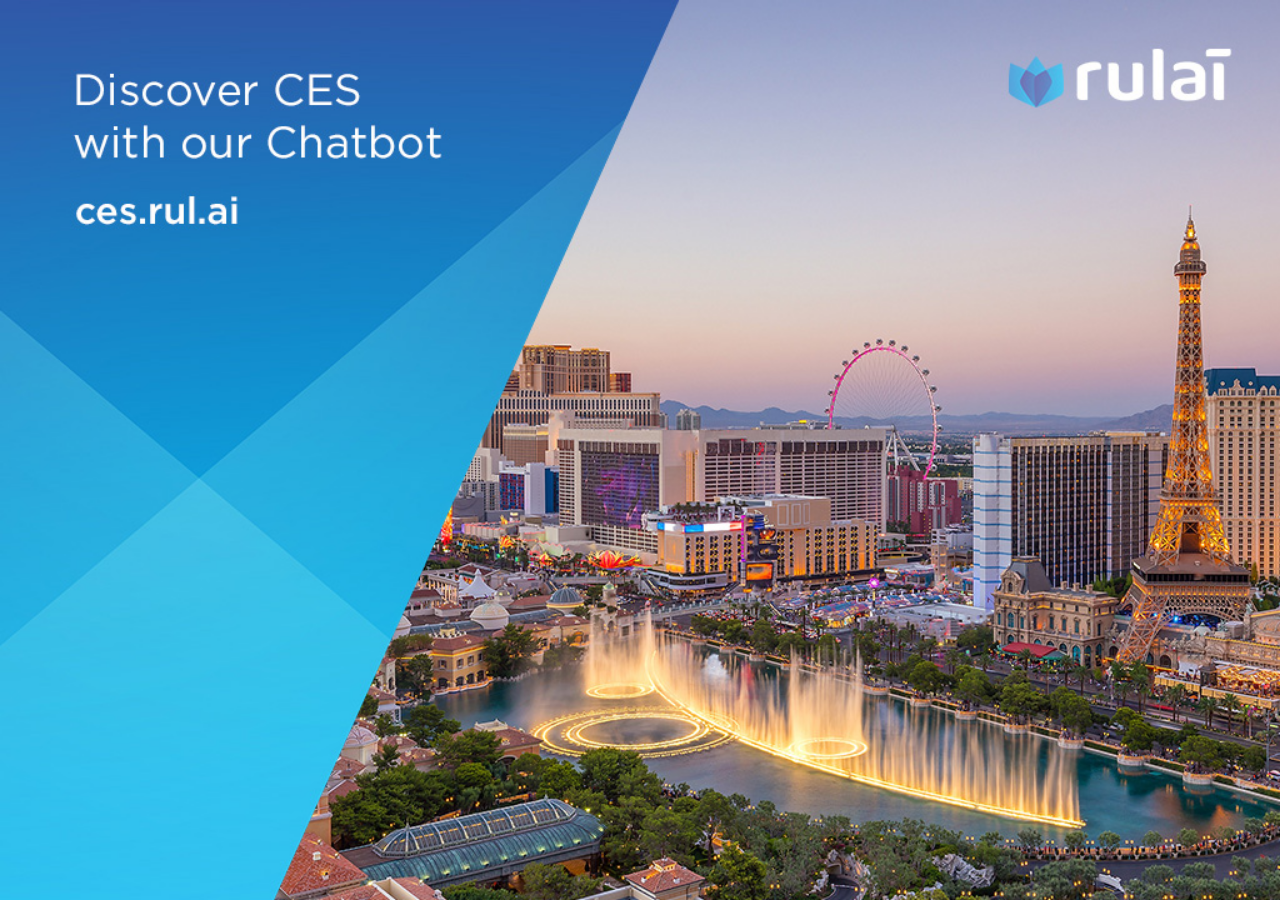
<file: ces/index.html>
<html>
  <head>
    <title>CES 2019 Chatbot Powered by Rulai</title>
    <meta name="viewport" content="width=device-width, initial-scale=1.0"/>
    <script src="https://cdnjs.cloudflare.com/ajax/libs/jquery/3.3.1/jquery.min.js"></script>
    <script>
      function getChatWidgetCode (webRoot, orgId, botId, options, customScript) {
        if (!options) {
          options = 'null'
        } else {
          options = JSON.stringify(options)
        }
        if (!customScript || customScript === undefined) {
          customScript = 'w'
        }
      
        var script = '<sc' + 'ript src="' + webRoot + customScript + '.js"></scri' + 'pt>' +
          '<scri' + 'pt type="text/javascript">_widget("' + webRoot + '", "' + orgId + '", "' + botId +
          '", "0px", "0px", "32454c", "289dd2", ' + options + ')</scr' + 'ipt>'
        console.log('add_web_widget ' + script)
        return script
      }
      
      function addChatWidget (webRoot, orgId, botId, options, customScript) {
        if (customScript === undefined) {
          customScript = null
        }
      
        var storageKey = 'widgetCustomScript_' + orgId
      
        if (localStorage && localStorage[storageKey]) {
          customScript = localStorage[storageKey]
        }
      
        // eslint-disable-next-line
        if (typeof (_Rulai_widget) === 'undefined') {
          var script = getChatWidgetCode(webRoot, orgId, botId, options, customScript)
          var scriptParts = script.split('</sc' + 'ript>')
          var script1 = scriptParts[0] + '</scr' + 'ipt>'
          var script2 = scriptParts[1] + '</scr' + 'ipt>'
          $('body').append(script1)
          var delayedFunc = function () {
            if (window._widget === undefined) {
              setTimeout(delayedFunc, 100)
              return
            }
            $('body').append(script2)
          }
          delayedFunc()
        } else {
          $('#iframe_window').remove()
          $('#widget').remove()
          $('#iframe_banner').remove()
          $('#widget_banner').remove()
          /* important, must deep clean before re-init */
      
          if (window._rulai_widget) {
            Object.keys(window._rulai_widget).forEach(function (key) { delete window._rulai_widget[key] })
            window._rulai_widget = undefined
          //   delete window._rulai_widget
          }
      
          // if (window._widget) {
          //   Object.keys(window._widget).forEach(function (key) { delete window._widget[key] })
          //   window._widget = undefined
          // //   delete window._widget
          // }
      
          if (window._widgetload) {
            Object.keys(window._widgetLoad).forEach(function (key) { delete window._widgetLoad[key] })
            window._widgetLoad = undefined
          //   delete window._widgetLoad
          }
      
          var scriptAppend = getChatWidgetCode(webRoot, orgId, botId, options, customScript)
          $('body').append(scriptAppend)
        }
      }
      
      function showChatWindow () {
        if (window._rulai_widget) {
          window._rulai_widget.restartSession = true
          sessionStorage.removeItem('_rulai_widget_session_id')
          window._rulai_widget.showIframe()
        } else {
          setTimeout(function () {
            showChatWindow()
          }, 300)
        }
      }
      
      function loadChatWidget ( orgId, botId, variables) {
        var variableList = []
        for (var name in variables) {
          if (typeof variables[name] === 'object') {
            variableList.push({name: name, value: JSON.stringify(variables[name])})
          } else {
            variableList.push({name: name, value: variables[name]})
          }
        }
        addChatWidget(
          'https://console.rul.ai/',
          botId,
          orgId,
          {
            isOngoingSession: false,
            console: false,
            slot: {
              variables: variableList}})
        showChatWindow()
      }
      $(function () {
        loadChatWidget('4b64d10af5fa4f55b4084f10296491fd', '11c9df37bb7141ebb4b4dcff801691be', {})
      })
      </script>

      <!-- Global site tag (gtag.js) - Google Analytics -->
<script async src="https://www.googletagmanager.com/gtag/js?id=UA-123600524-2"></script>
<script>
  window.dataLayer = window.dataLayer || [];
  function gtag(){dataLayer.push(arguments);}
  gtag('js', new Date());

  gtag('config', 'UA-123600524-2');
</script>

      <style>
        body{
          background-image: url(images/background.jpg);
          background-repeat: no-repeat;
          background-size: cover;
        }
      </style>
  </head>
  <body>
  </body>
</html>
</file>
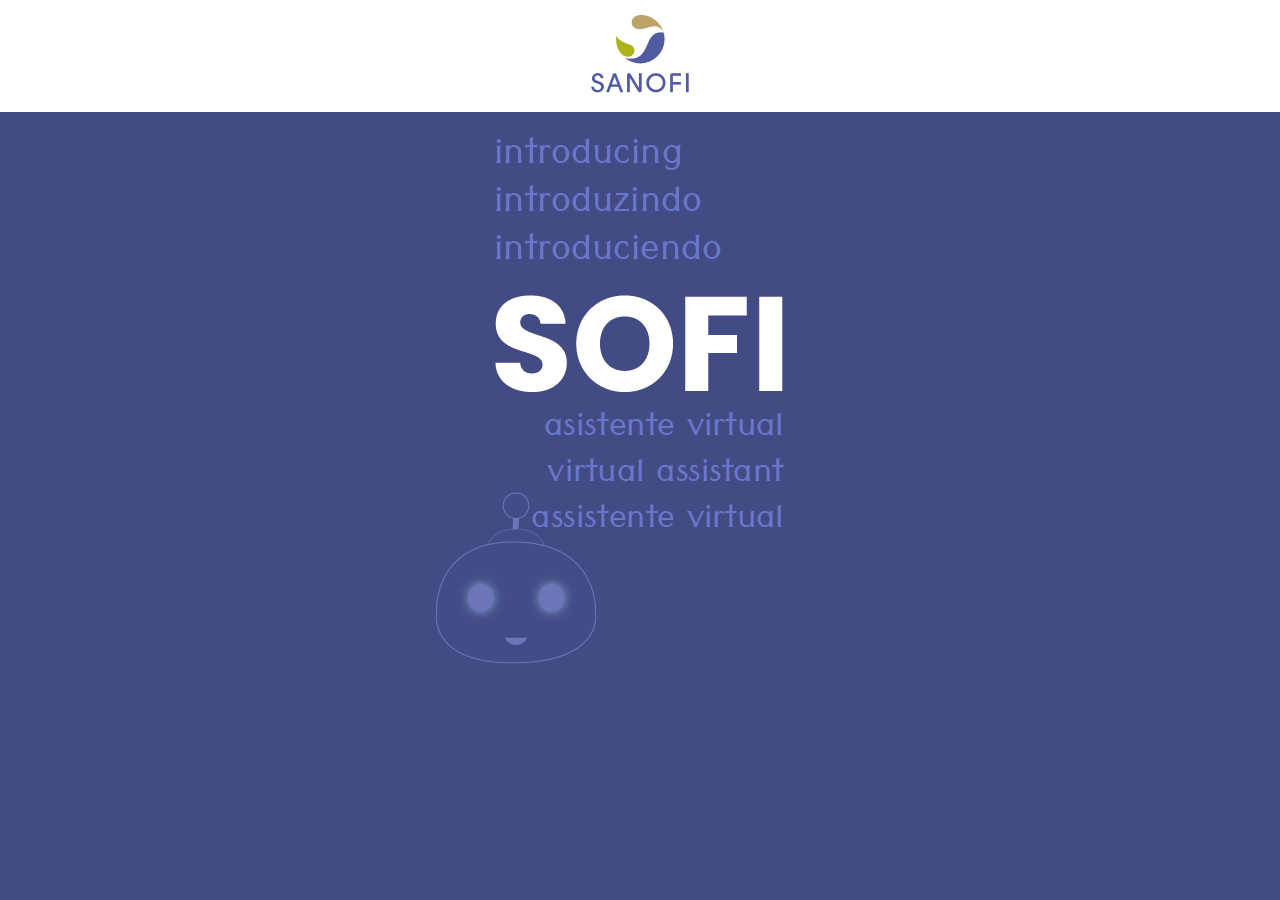
<file: sanofi/index.html>
<!DOCTYPE html>
<html>
  <head>
    <meta charset=utf-8>
    <meta name=viewport content="width=device-width,initial-scale=1">
    <style>
    body{
      margin: 0px;
      padding: 0px;
      background: #434B85;
      width: 100%;
    }
    .header{
      width: 100%;
      padding: 15px 0 15px 0;
      background: #FFF;
      text-align: center;
    }
    .intro{
      text-align: center;
      width: 100%;
      padding-top: 15px;
    }
    .intro img{
      max-width: 100%;
    }
    </style>
    <script>window._rulai={"bot":"31f6b1891aff4129ab16d400835c51ca", "host": "console"}</script>
    <script async src="https://console.rul.ai/w.js"></script>
  </head>
  <body>
    <div class="header">
      <img src="./assets/logo-sanofi.png" />
    </div>
    <div class="intro">
      <img src="./assets/intro.png" />
    </div>
  </body>
</html>
</file>
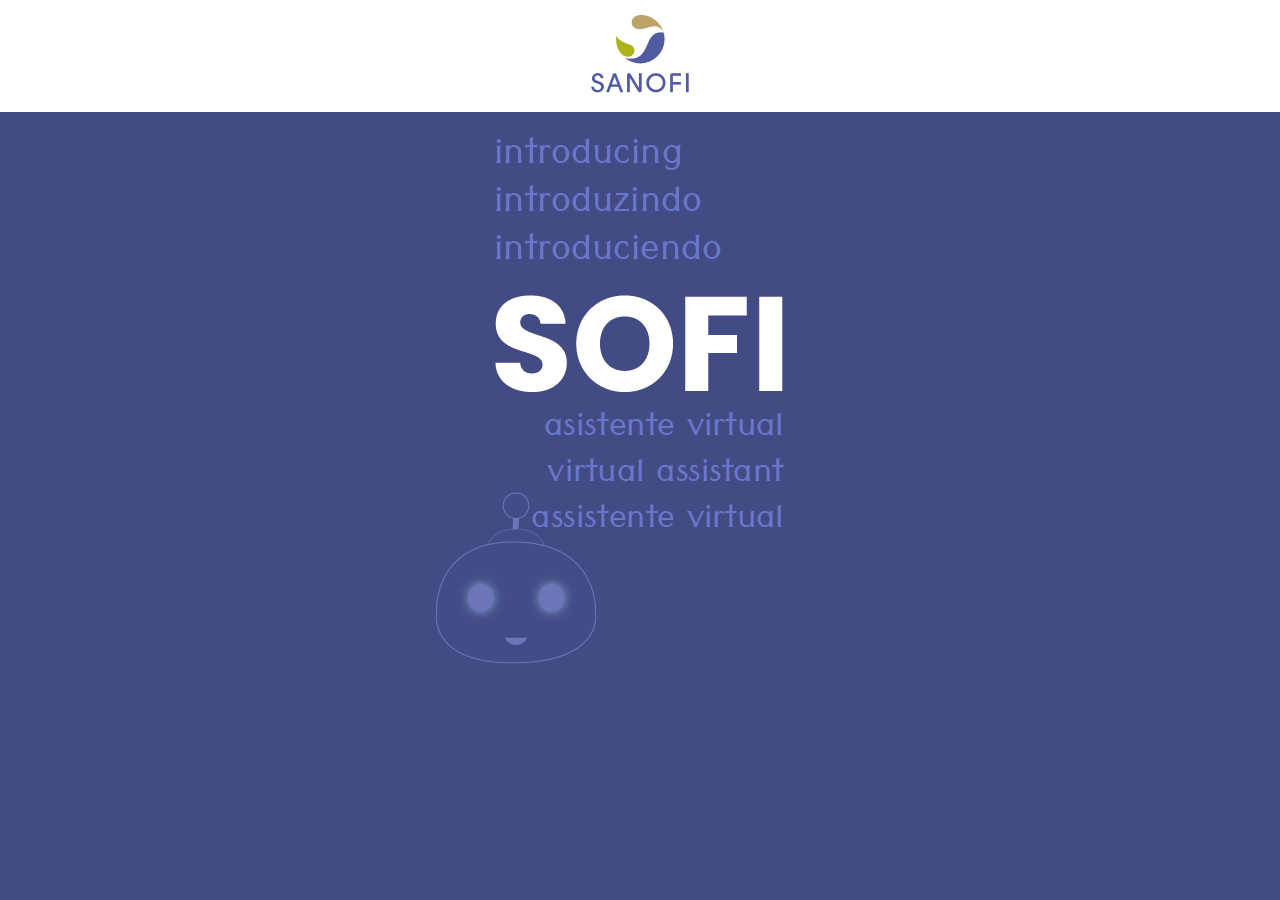
<file: sanofi/portuguese/index.html>
<!DOCTYPE html>
<html>
  <head>
    <title>Sanofi</title>
    <meta charset=utf-8>
    <meta name=viewport content="width=device-width,initial-scale=1">
    <!-- Global site tag (gtag.js) - Google Analytics -->
    <script async src="https://www.googletagmanager.com/gtag/js?id=UA-123600524-1"></script>
    <script>
      window.dataLayer = window.dataLayer || [];
      function gtag(){dataLayer.push(arguments);}
      gtag('js', new Date());

      gtag('config', 'UA-123600524-1');
    </script>
    <style>
    body{
      margin: 0px;
      padding: 0px;
      background: #434B85;
      width: 100%;
    }
    .header{
      width: 100%;
      padding: 15px 0 15px 0;
      background: #FFF;
      text-align: center;
    }
    .intro{
      text-align: center;
      width: 100%;
      padding-top: 15px;
    }
    .intro img{
      max-width: 100%;
    }
    </style>
    <script
    src="https://code.jquery.com/jquery-3.3.1.min.js"
    integrity="sha256-FgpCb/KJQlLNfOu91ta32o/NMZxltwRo8QtmkMRdAu8="
    crossorigin="anonymous"></script>
        <script src="../assets/chatwidget.js"></script>
    <script>
      $(function() {
        loadChatWidgetWithoutShowingIt('1dc94c688a7d4685960562b530fa20f0'/* orgId */, '38ffc9cfb7e84ba2b3976ddcd03dd85d'/* botId */, {})
        setTimeout(function(){
          showChatWindow()
        }, 1000)
      })
    </script>
  </head>
  <body>
    <div class="header">
      <img src="../assets/logo-sanofi.png" />
    </div>
    <div class="intro">
      <img src="../assets/intro.png" />
    </div>
  </body>
</html>
</file>
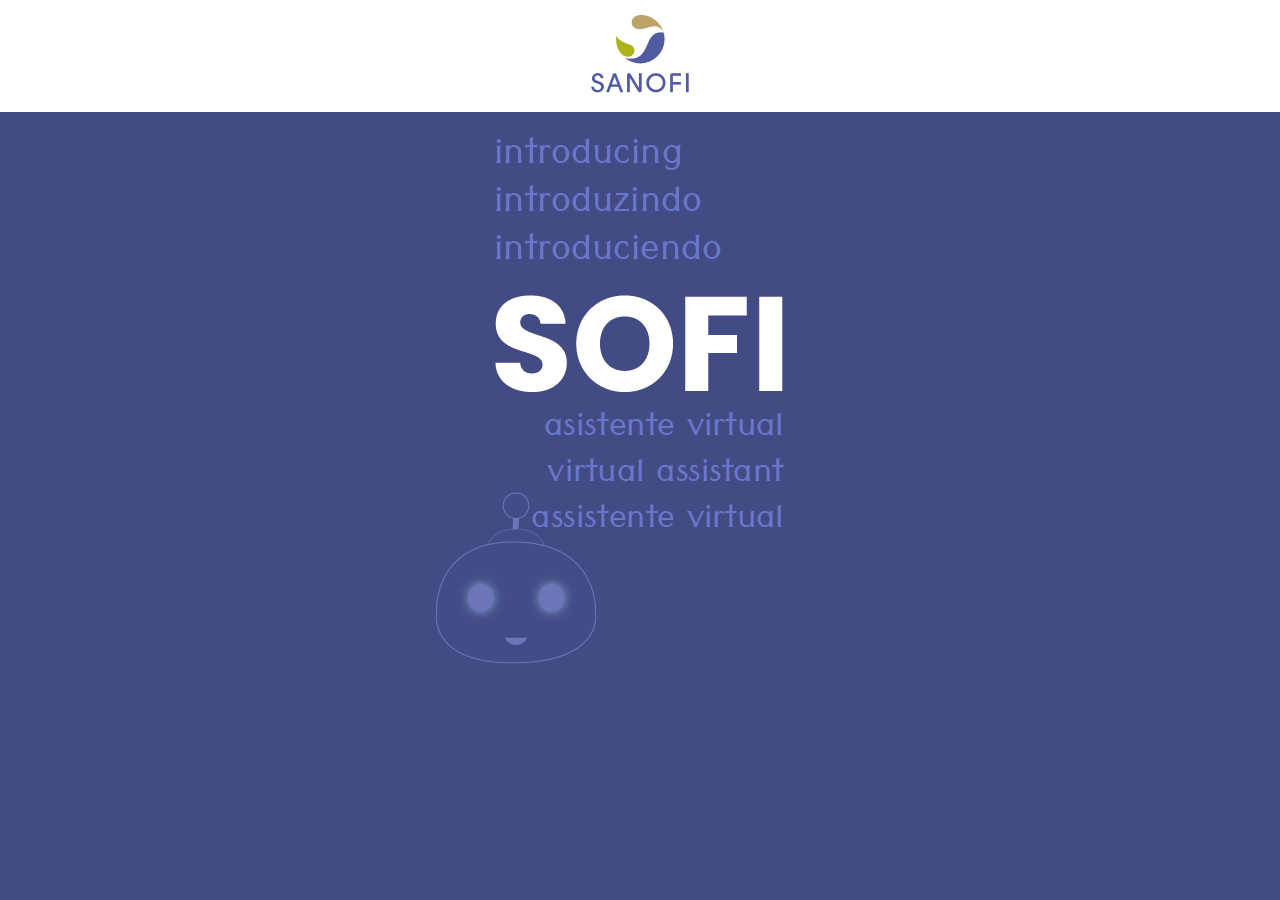
<file: sanofi/spanish/index.html>
<!DOCTYPE html>
<html>
  <head>
    <title>Sanofi</title>
    <meta charset=utf-8>
    <meta name=viewport content="width=device-width,initial-scale=1">
    <!-- Global site tag (gtag.js) - Google Analytics -->
    <script async src="https://www.googletagmanager.com/gtag/js?id=UA-123600524-1"></script>
    <script>
      window.dataLayer = window.dataLayer || [];
      function gtag(){dataLayer.push(arguments);}
      gtag('js', new Date());

      gtag('config', 'UA-123600524-1');
    </script>
    <style>
    body{
      margin: 0px;
      padding: 0px;
      background: #434B85;
      width: 100%;
    }
    .header{
      width: 100%;
      padding: 15px 0 15px 0;
      background: #FFF;
      text-align: center;
    }
    .intro{
      text-align: center;
      width: 100%;
      padding-top: 15px;
    }
    .intro img{
      max-width: 100%;
    }
    </style>
    <script
    src="https://code.jquery.com/jquery-3.3.1.min.js"
    integrity="sha256-FgpCb/KJQlLNfOu91ta32o/NMZxltwRo8QtmkMRdAu8="
    crossorigin="anonymous"></script>
    <script src="../assets/chatwidget.js"></script>
    <script>
      $(function() {
        loadChatWidgetWithoutShowingIt('1dc94c688a7d4685960562b530fa20f0'/* orgId */, '31f6b1891aff4129ab16d400835c51ca'/* botId */, {})
        setTimeout(function(){
          showChatWindow()
        }, 5000)
      })
    </script>
  </head>
  <body>
    <div class="header">
      <img src="../assets/logo-sanofi.png" />
    </div>
    <div class="intro">
      <img src="../assets/intro.png" />
    </div>
  </body>
</html>
</file>
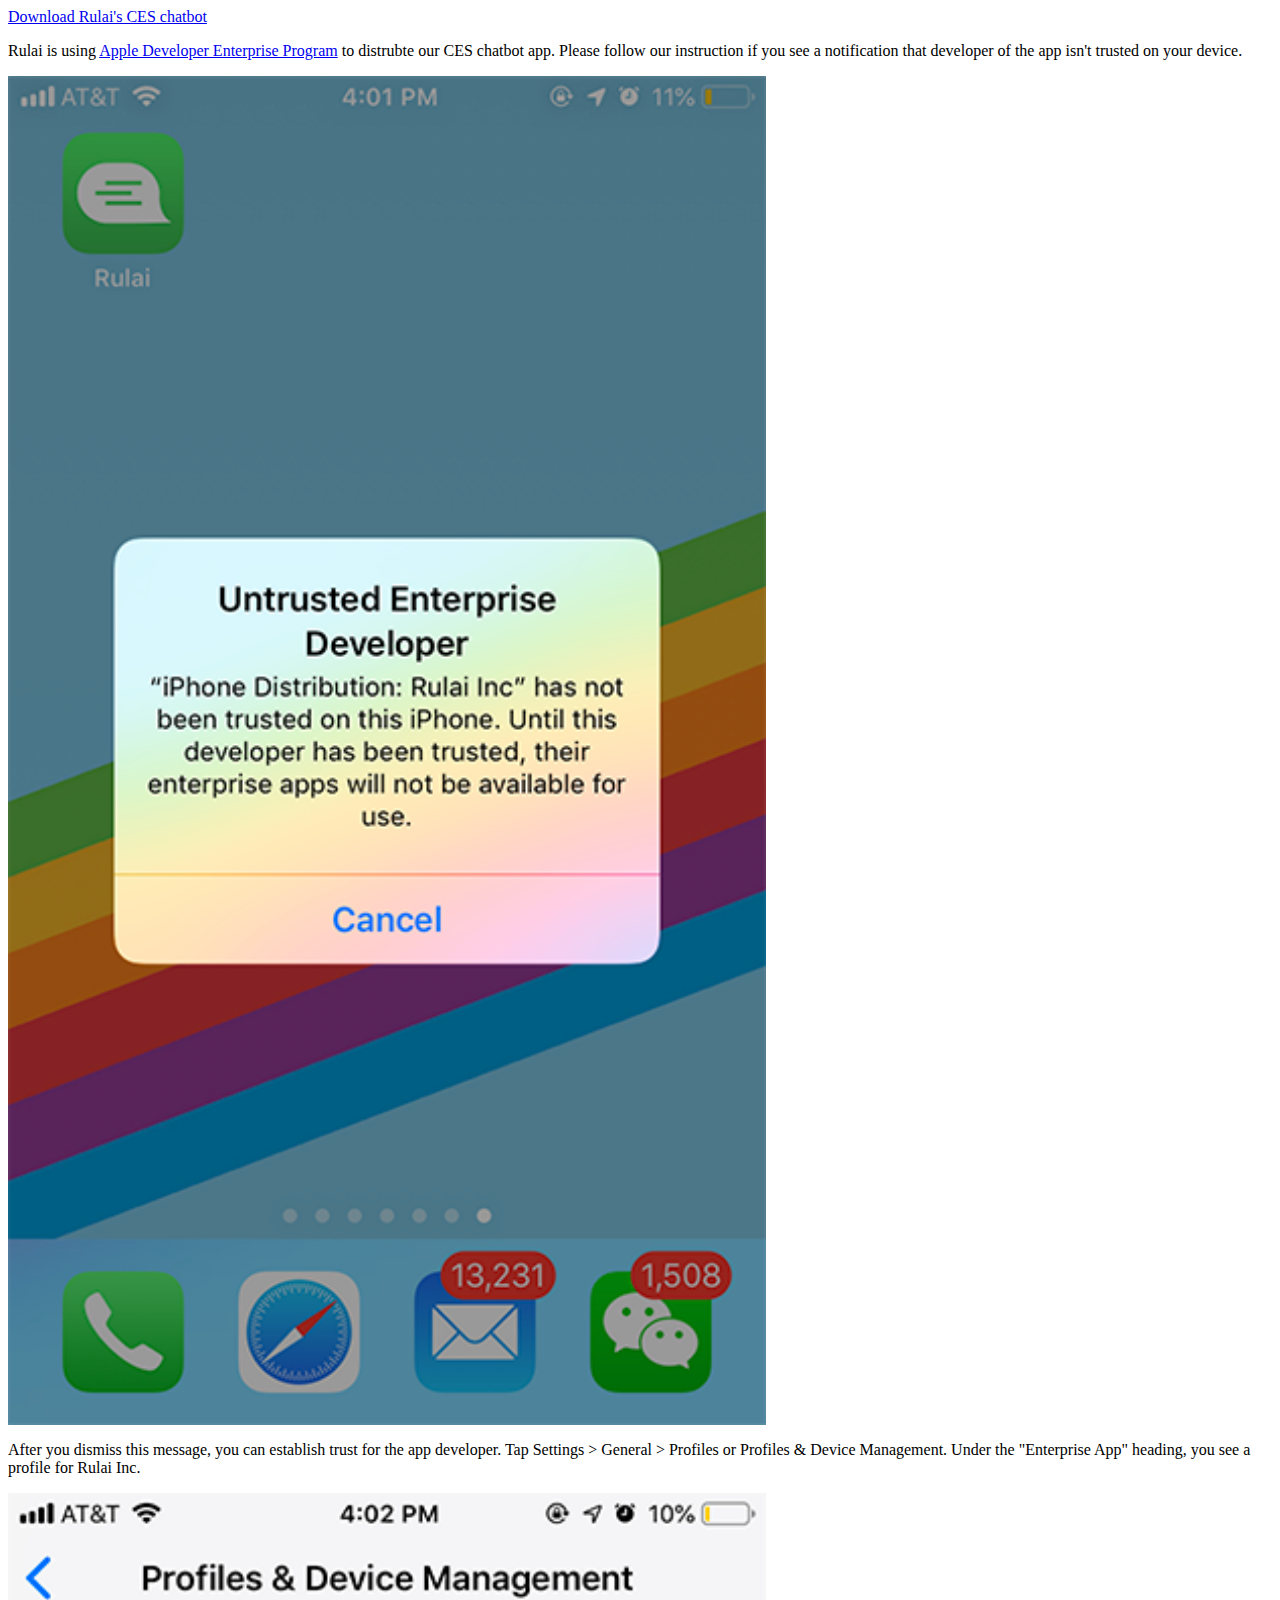
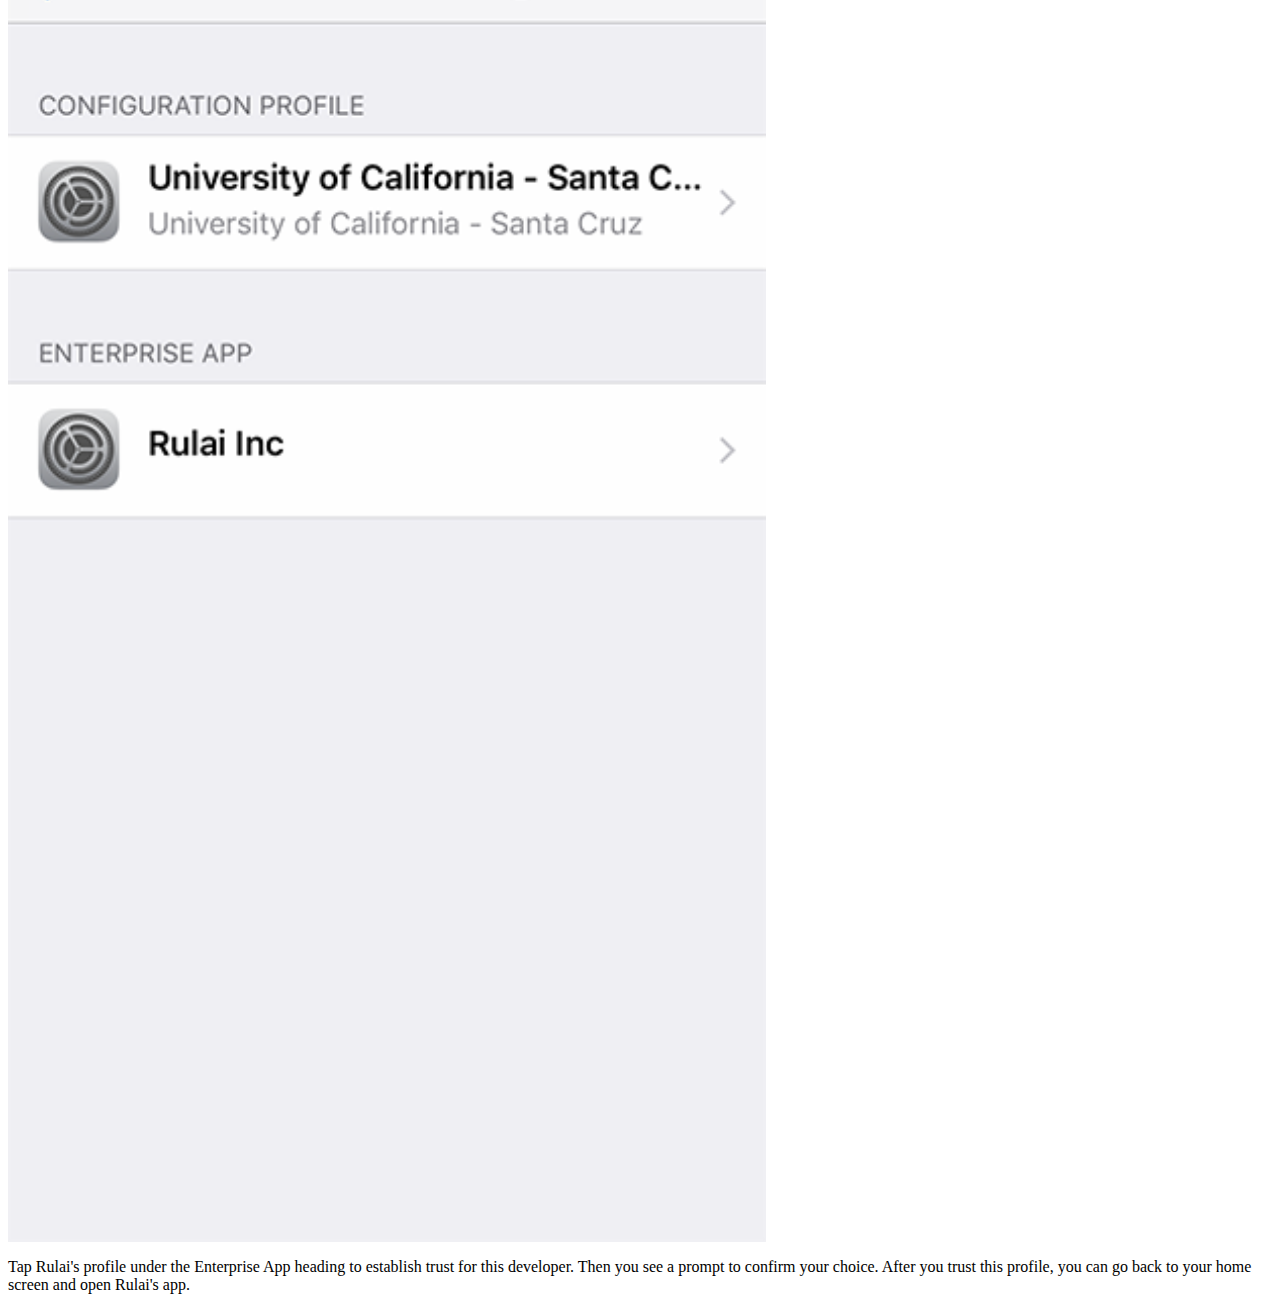
<file: ces/ios.html>
<html>
  <head>
    <title>Rulai@CES 2019</title>
    <meta name="viewport" content="width=device-width, initial-scale=1.0"/>
    <style>
      p{
        width: 100%;
      }
      p img{
        text-align: center;
        width: 60%;
      }
    </style>
  </head>
  <body>
    
    <p><a href="itms-services://?action=download-manifest&url=https://s3-us-west-2.amazonaws.com/rulaichat/manifest.plist">Download Rulai's CES chatbot</a></p>
    <p>Rulai is using <a href="https://support.apple.com/en-us/HT204460">Apple Developer Enterprise Program</a> to distrubte our CES chatbot app. Please follow our instruction if you see a notification that developer of the app isn't trusted on your device.</p>
    <p><img src="images/untrusted.png" /></p>
    <p>After you dismiss this message, you can establish trust for the app developer. Tap Settings > General > Profiles or Profiles & Device Management. Under the "Enterprise App" heading, you see a profile for Rulai Inc.</p>
    <p><img src="images/profiles.png" /></p>
    <p>Tap Rulai's profile under the Enterprise App heading to establish trust for this developer. Then you see a prompt to confirm your choice. After you trust this profile, you can go back to your home screen and open Rulai's app.</p>
  </body>
</html>
</file>
